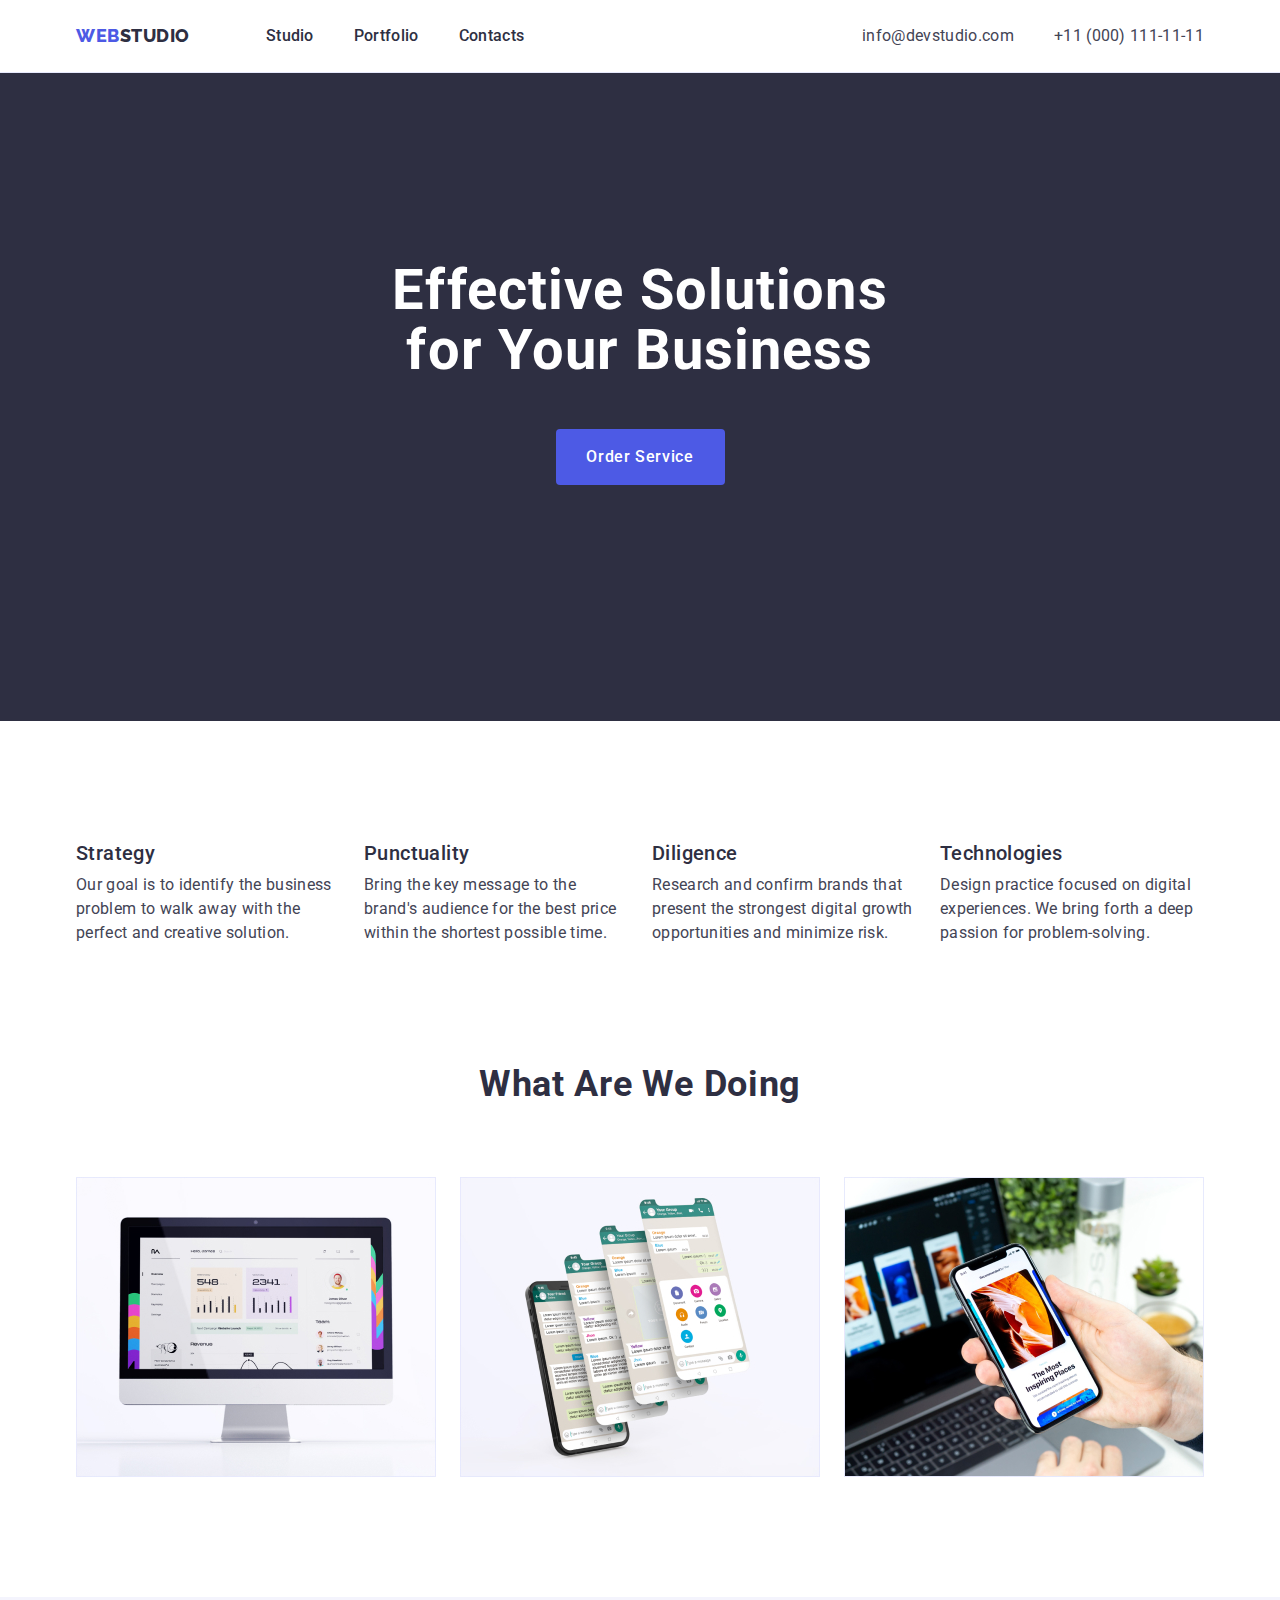
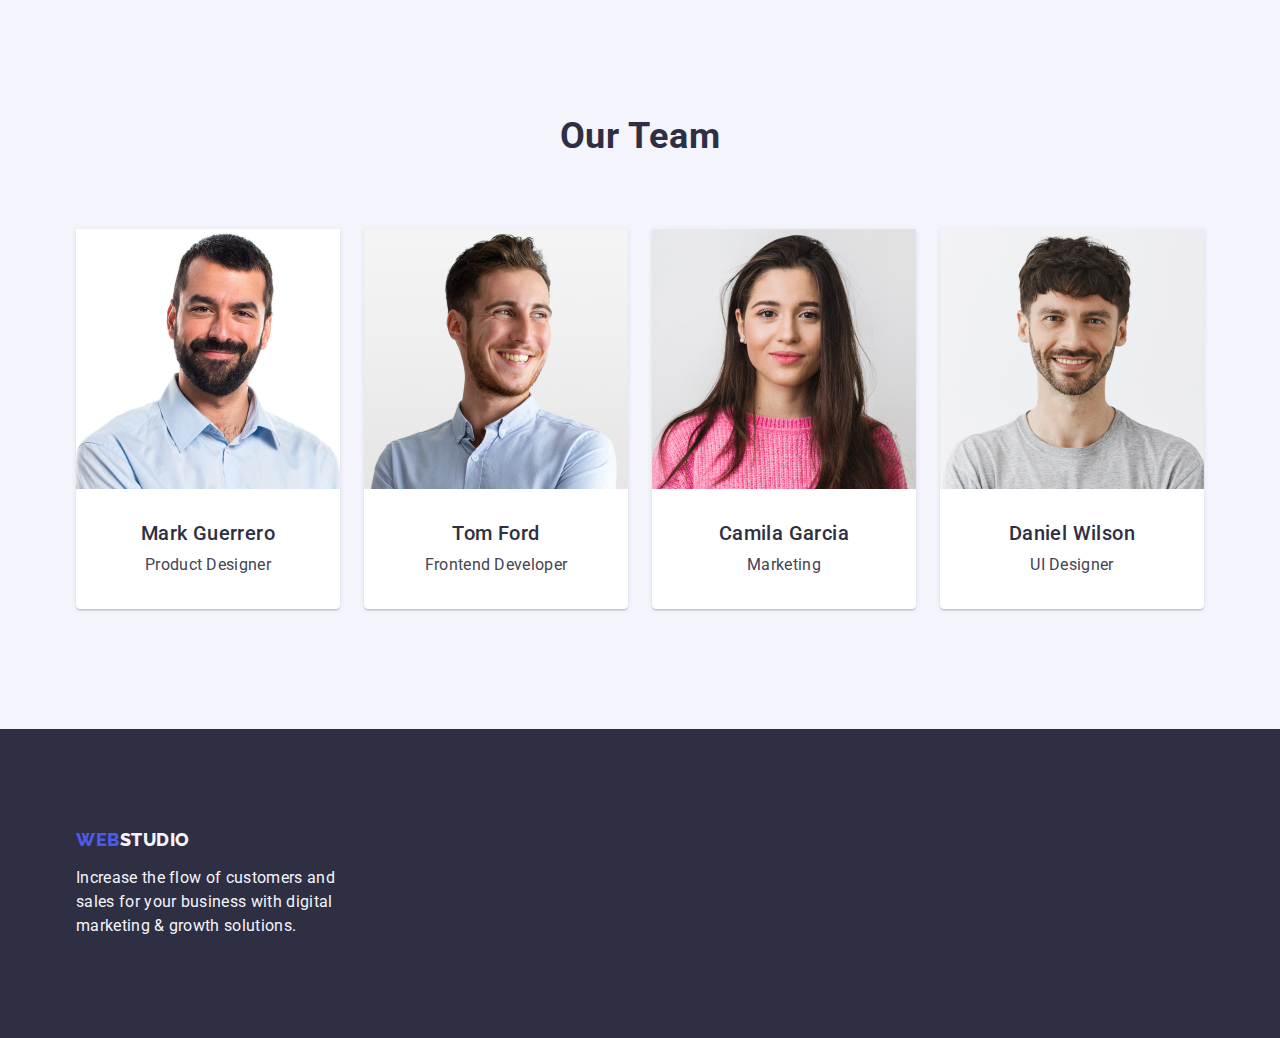
<file: index.html>
<!DOCTYPE html>
<html lang="en">
  <head>
    <meta charset="utf-8">
    <title>WEBSTUDIO 1</title>
    <link rel="preconnect" href="https://fonts.googleapis.com">
    <link rel="preconnect" href="https://fonts.gstatic.com" crossorigin>
    <link rel="stylesheet" href="https://fonts.googleapis.com/css2?family=Raleway:wght@800&family=Roboto:wght@400;500;700;900&display=swap">
    <link rel="stylesheet" href="https://cdnjs.cloudflare.com/ajax/libs/modern-normalize/2.0.0/modern-normalize.min.css" integrity="sha512-4xo8blKMVCiXpTaLzQSLSw3KFOVPWhm/TRtuPVc4WG6kUgjH6J03IBuG7JZPkcWMxJ5huwaBpOpnwYElP/m6wg==" crossorigin="anonymous" referrerpolicy="no-referrer" />
    <link rel="stylesheet" href="./css/styles.css">
  </head>

  <body>

    <header class="header">
      <div class="container header-container">
      <nav class="header-nav">
        <a href="./index.html" class="header-logo-inner link">Web<span class="header-logo">Studio</span></a>
           <ul class="list header-list ">
             <li class="header-list-item "><a href="./index.html" class="header-list-item-link link">Studio</a></li>
             <li class="header-list-item "><a href="./portfolio.html" class="header-list-item-link link">Portfolio</a></li>
             <li class="header-list-item "><a href="" class="header-list-item-link link">Contacts</a></li>
           </ul>
        </nav>
      
        <address class="header-address">
         <ul class="list header-address-list">
           <li class="header-address-list-item"><a href="mailto:info@devstudio.com" class="header-address-list-item-link link">info@devstudio.com</a></li>
           <li class="header-address-list-item"><a href="tel:+110001111111" class="header-address-list-item-link link">+11 (000) 111-11-11</a></li>
         </ul>
        </address>
       </div>
     </header>
  
 <main>

    <section class="intro">
      <div class="container">
   <h1 class="intro-title">Effective Solutions
     for Your Business</h1>
     <button class="intro-btn" type="button">Order Service</button>
    </div>
  </section>

  <section class="content">
    <div class="container">
    <h2 class="visually-hidden">Topical</h2>
    <ul class="list content-list">

      <li class="content-item">
        <h3 class="content-title">Strategy</h3>
         <p class="content-top-text">Our goal is to identify the business
          problem to walk away with the perfect and creative solution. </p>
      </li>

      <li class="content-item">
        <h3 class="content-title">Punctuality</h3>
         <p class="content-top-text">Bring the key message to the brand's audience for the best price within the shortest possible time.</p>
      </li>

      <li class="content-item">
        <h3 class="content-title">Diligence</h3>
         <p class="content-top-text">Research and confirm brands that present the strongest digital growth opportunities and minimize risk.</p>
      </li>

      <li class="content-item">
        <h3 class="content-title">Technologies</h3>
         <p class="content-top-text">Design practice focused on digital experiences. We bring forth a deep passion for problem-solving.</p>
      </li>

    </ul>
   </div>
  </section>

  <section class="about">
    <div class="container">
    <h2 class="about-title">What are we doing</h2>
      <ul class="list about-list">
        <li class="about-item"><img class="about-img" src="./images/main_1.jpg" alt="Statistics" width="360" ></li>
        <li class="about-item"><img class="about-img" src="./images/main_2.jpg" alt="Communication" width="360" ></li>
        <li class="about-item"><img class="about-img" src="./images/main_3.jpg" alt="Work Progress" width="360" ></li>
      </ul>
    </div>
  </section>

   <section class="staff">
    <div class="container">
    <h2 class="staff-title">Our Team</h2>
     <ul class="list staff-list">

      <li class="staff-item">
        <img class="staff-img" src="./images/stuff_1.jpg" alt="Product Designer" width="264">
        <div class="staff-container">
         <h3 class="staff-subject">Mark Guerrero</h3>
          <p class="staff-center-text">Product Designer</p>
          </div>
      </li>

      <li class="staff-item">
        <img class="staff-img" src="./images/stuff_2.jpg" alt="Frontend Developer" width="264">
        <div class="staff-container">
         <h3 class="staff-subject">Tom Ford</h3>
          <p class="staff-center-text">Frontend Developer</p>
        </div>
      </li>

      <li class="staff-item">
        <img class="staff-img" src="./images/stuff_3.jpg" alt="Marketing" width="264">
        <div class="staff-container">
         <h3 class="staff-subject">Camila Garcia</h3>
          <p class="staff-center-text">Marketing</p>
          </div>
      </li>

      <li class="staff-item">
        <img class="staff-img" src="./images/stuff_4.jpg" alt="UI Designer" width="264">
        <div class="staff-container">
         <h3 class="staff-subject">Daniel Wilson</h3>
          <p class="staff-center-text">UI Designer</p>
          </div>
        </li>
     </ul>
     </div>
  </section>
 </main>  
  <footer class="footer">
    <div class="container">
    <a href="./index.html" class="footer-logo-inner link">Web<span class="footer-logo">Studio</span></a>
     <p class="footer-text">Increase the flow of customers and sales for your business with digital marketing & growth solutions.</p>
    </div>
  </footer>

  </body>
</html>
</file>
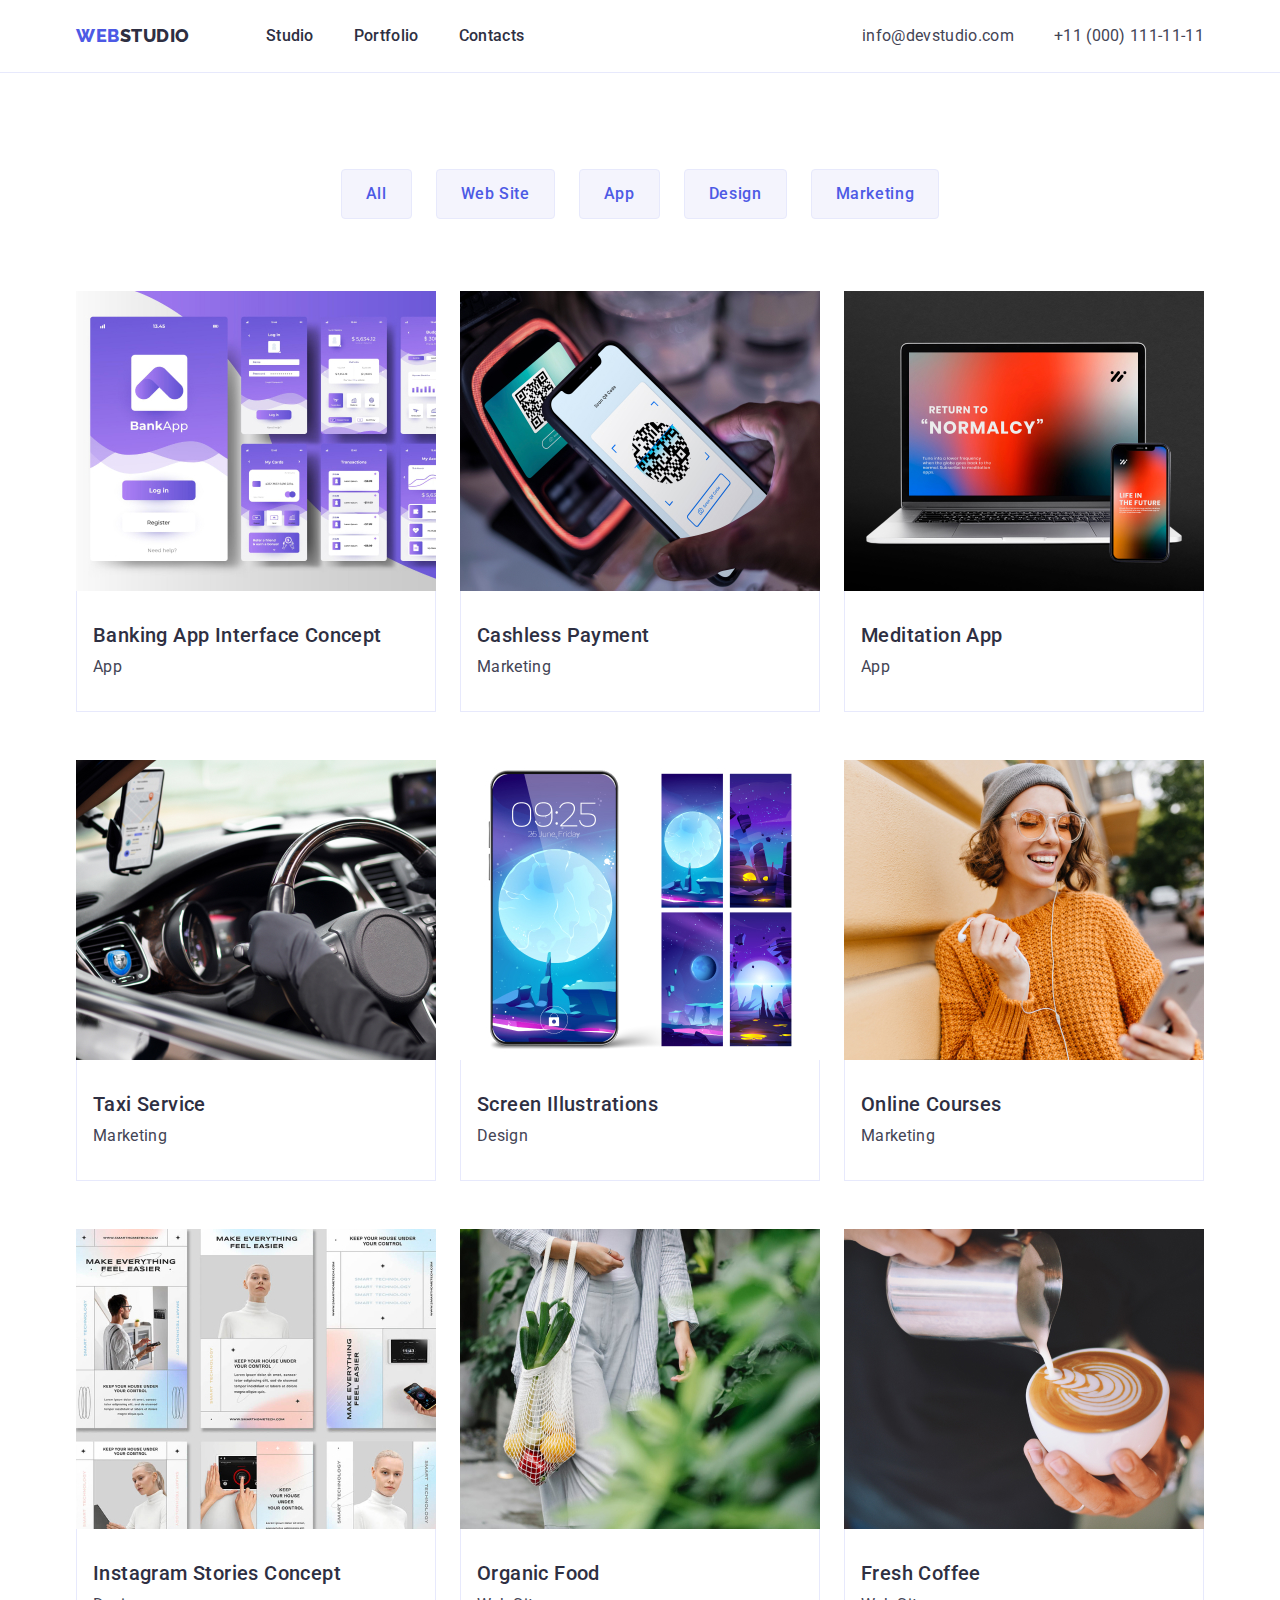
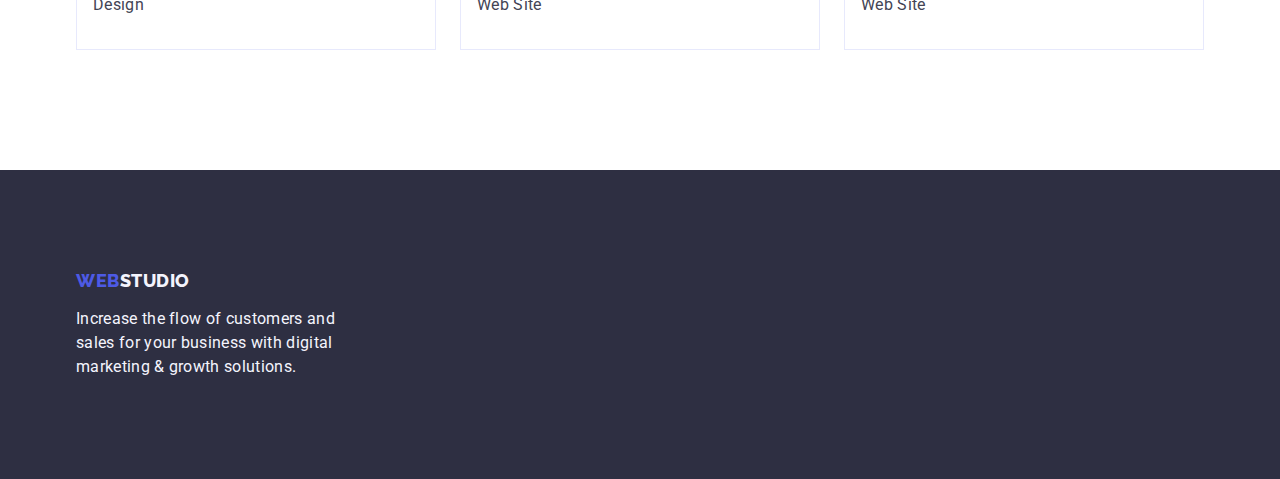
<file: portfolio.html>
<!DOCTYPE html>
<html lang="en">
  <head>
    <meta charset="utf-8">
    <title>WEBSTUDIO 2</title>
    <link rel="preconnect" href="https://fonts.googleapis.com">
    <link rel="preconnect" href="https://fonts.gstatic.com" crossorigin>
    <link rel="stylesheet" href="https://fonts.googleapis.com/css2?family=Raleway:wght@800&family=Roboto:wght@400;500;700;900&display=swap">
    <link rel="stylesheet" href="https://cdnjs.cloudflare.com/ajax/libs/modern-normalize/2.0.0/modern-normalize.min.css" integrity="sha512-4xo8blKMVCiXpTaLzQSLSw3KFOVPWhm/TRtuPVc4WG6kUgjH6J03IBuG7JZPkcWMxJ5huwaBpOpnwYElP/m6wg==" crossorigin="anonymous" referrerpolicy="no-referrer" />
    <link rel="stylesheet" href="./css/styles.css">
  </head>
  <body>

   <header class="header">
    <div class="container header-container">
        <nav class="header-nav">
          <a href="./index.html" class="header-logo-inner link">Web<span class="header-logo">Studio</span></a>
            <ul class="list header-list ">
              <li class="header-list-item "><a href="./index.html" class="header-list-item-link link">Studio</a></li>
              <li class="header-list-item "><a href="./portfolio.html" class="header-list-item-link link">Portfolio</a></li>
              <li class="header-list-item "><a href="" class="header-list-item-link link">Contacts</a></li>
            </ul>
        </nav>
      
        <address class="header-address">
          <ul class="list header-address-list">
            <li class="header-address-list-item"><a href="mailto:info@devstudio.com" class="header-address-list-item-link link">info@devstudio.com</a></li>
            <li class="header-address-list-item"><a href="tel:+110001111111" class="header-address-list-item-link link">+11 (000) 111-11-11</a></li>
          </ul>
         </address>

        </div>
     </header>
     <main>

     <section class="deep">
      <div class="container">
      <h1 class="visually-hidden">Tropicalito</h1>
        <ul class="list deep-list">
            <li class="deep-list-item"><button class="deep-btn" type="button">All</button></li>
            <li class="deep-list-item"><button class="deep-btn" type="button">Web Site</button></li>
            <li class="deep-list-item"><button class="deep-btn" type="button">App</button></li>
            <li class="deep-list-item"><button class="deep-btn" type="button">Design</button></li>
            <li class="deep-list-item"><button class="deep-btn" type="button">Marketing</button></li>
        </ul>

           <ul class="list deep-list-subject">
            <li class="deep-subject-item">
               <a href="" class="deep-subject-link link">  
                <img src="./images/second_main_1.jpg" alt="app" width="360">

                 <div class="deep-container">
                 <h2 class="deep-subject-title">Banking App Interface Concept</h2>
                 <p class="deep-subject-text">App</p>
                 </div>

                </a>
            </li>

             <li class="deep-subject-item">
                <a href="" class="deep-subject-link link">
                  <img src="./images/second_main_2.jpg" alt="marketing" width="360">

                  <div class="deep-container">
                 <h2 class="deep-subject-title">Cashless Payment</h2>
                  <p class="deep-subject-text">Marketing</p>
                 </div>

                </a>
              </li>

              <li class="deep-subject-item">
               <a href="" class="deep-subject-link link">
                <img src="./images/second_main_3.jpg" alt="app" width="360">

                <div class="deep-container">
                 <h2 class="deep-subject-title">Meditation App</h2>
                  <p class="deep-subject-text">App</p>
                </div>

                </a>
              </li>

              <li class="deep-subject-item">
               <a href="" class="deep-subject-link link">
                <img src="./images/second_main_4.jpg" alt="taxi" width="360">

                <div class="deep-container">
                 <h2 class="deep-subject-title">Taxi Service</h2>
                  <p class="deep-subject-text">Marketing</p>
                </div>

                </a>             
              </li>

              <li class="deep-subject-item">           
               <a href="" class="deep-subject-link link">
                <img src="./images/second_main_5.jpg" alt="design" width="360"> 

                <div class="deep-container">
                 <h2 class="deep-subject-title">Screen Illustrations</h2>
                  <p class="deep-subject-text">Design</p>
                </div>

                </a>            
              </li>

              <li class="deep-subject-item">              
               <a href="" class="deep-subject-link link">
                <img src="./images/second_main_6.jpg" alt="marketing" width="360">

                <div class="deep-container">
                 <h2 class="deep-subject-title">Online Courses</h2>
                  <p class="deep-subject-text">Marketing</p>
                </div>

                </a>           
              </li>

              <li class="deep-subject-item">               
              <a href="" class="deep-subject-link link">                      
                <img src="./images/second_main_7.jpg" alt="design" width="360">

                <div class="deep-container">
                 <h2 class="deep-subject-title">Instagram Stories Concept</h2>
                  <p class="deep-subject-text">Design</p>
                </div>

                </a>
              </li>

              <li class="deep-subject-item">
               <a href="" class="deep-subject-link link">  
                <img src="./images/second_main_8.jpg" alt="health food" width="360">

                <div class="deep-container">
                 <h2 class="deep-subject-title">Organic Food</h2>
                  <p class="deep-subject-text">Web Site</p>
                </div> 

                </a>
              </li>

              <li class="deep-subject-item">
                <a href="" class="deep-subject-link link">
                  <img src="./images/img.jpg" alt="fresh cofee" width="360">

                  <div class="deep-container">
                 <h2 class="deep-subject-title">Fresh Coffee</h2>
                  <p class="deep-subject-text">Web Site</p>
                 </div>

                </a>   
              </li>
          </ul>
        </div>
      </section>

     </main>

     <footer class="footer">
     <div class="container">
      <a href="./index.html" class="footer-logo-inner link">Web<span class="footer-logo">Studio</span></a>
       <p class="footer-text">Increase the flow of customers and sales for your business with digital marketing & growth solutions.</p>
      </div>
    </footer>
  
  </body>
</html>
</file>
<file: css/styles.css>
*{
  margin: 0;
  padding: 0;
  box-sizing: border-box;
}


body {   

color: #434455;
background-color: #FFFFFF;

font-family: 'Raleway', sans-serif;
font-family: 'Roboto', sans-serif;

   
} 

img {
    display: block;
   
}


:root {

 --brand-color: ;

}


h1,h2,h3,h4,h5,h6 {
    margin: 0;
}

/**------------- HEADER-----------*/




 
.header {

     border-bottom: 1px solid #e7e9fc
}

.header-nav {

    display: flex;
    align-items: center;
}

.header-logo-inner {

    font-family: "Raleway", sans-serif;
    font-weight: 800;
    font-size: 18px;
    line-height: 1.17;
    letter-spacing: 0.03em;
    text-transform: uppercase;

    color: #4d5ae5;
    margin-right: 76px;

}

.header-container {

   display: flex;

}

.container {

    width: 1158px;
    margin: 0 auto;
    padding: 0 15px;
}

.link {

    text-decoration: none;

}
   
.header-logo {

    color: #2e2f42;
   
}

.list {

    list-style: none;
    padding: 0;
    margin: 0;
   

}

.header-list {

    display: flex;
    gap: 40px;
     
}

.header-list-item {
    
}

.header-list-item-link {

    font-weight: 500;
    font-size: 16px;
    line-height: 1.5;
    letter-spacing: 0.02em;
    display: block;

    text-decoration:none;
    color: #2e2f42; 
    padding: 24px 0; 

}

.link {

    text-decoration:none;
}

.header-list-item-link:hover {

    color: #404bbf;
}

.header-list-item-link:focus {
    
    color: #404bbf;
}

.header-address {
   
    font-style: normal;
    margin-left: auto;
   
}
.header-address-list {

    display: flex;
    gap: 40px
   
}
.header-address-list-item {

    padding-top: 24px;
    padding-bottom: 24px;
   

}

.header-address-list-item-link {

    font-size: 16px;
    line-height: 1.5;
    letter-spacing: 0.02em;
 

    color:#434455;
    
}

.link {

}

.list {

}

.header-address-list-item-link:hover {

    color: #404bbf
}

.header-address-list-item-link:focus {

    color: #404bbf
}




/**------------- INTRO-----------*/




.intro {

    background-color: #2e2f42;
    padding: 188px 0;
}

.container {

}

.intro-title {

    font-size: 56px;
    line-height: 1.07;
    text-align: center;
    letter-spacing: 0.02em;

    color: #ffffff;

    max-width: 496px;
    margin: 0 auto 48px;

}

.intro-btn {

    font-family: "Roboto", sans-serif;
    font-weight: 500;
    font-size: 16px;
    line-height: 1.5;
    letter-spacing: 0.04em ;
    color: #ffffff;

    margin-bottom: 48px;
    margin-left: auto;
    margin-right: auto;
    

    display: block;
    min-width: 169px;
    height: 56px;
    border: none;

    background-color: #4D5AE5;

    border-radius: 4px;
    cursor: pointer;
}

.intro-btn:hover {

    background-color: #404BBF
}

.intro-btn:focus {

    background-color: #404BBF
}

.intro-container{

}






/**------------- CONTENT-----------*/



.content {

    padding: 120px 0;
    
}

.container {

}

.list {

}



.visually-hidden {

 position: absolute;
  width: 1px;
  height: 1px;
  margin: -1px;
  border: 0;
  padding: 0;
  white-space: nowrap;
  clip-path: inset(100%);
  clip: rect(0 0 0 0);
  overflow: hidden;

}

.content-list {

    display: flex;
    gap: 24px;
    

}

.content-item {
  
    width: calc((100% - 72px) / 4);

}

.content-title {

    font-weight: 500;
    font-size: 20px;
    line-height: 1.2;
    letter-spacing: 0.02em;

    color: #2e2f42;

    margin-bottom: 8px;

}

.content-top-text {

    font-family: 'Roboto';
    font-style: normal;
    font-weight: 400;
    font-size: 16px;
    line-height: 24px;
    letter-spacing: 0.02em;
    width: 267px;
    height: 72px;

    color: #434455;

}




/**------------- ABOUT-----------*/




.about {

   padding-bottom: 120px;
}

.container {

}



.about-title {

    font-size: 36px;
    line-height: 1.11;
    text-align: center;
    letter-spacing: 0.02em;
    text-transform: capitalize;
    color:  #2e2f42;

    margin-bottom: 72px;
}

.list {

}

.about-list {

    display: flex;
    gap: 24px;

}

.about-item {

    flex-basis: calc((100% - 48px) / 3);
}

.about-img {
   
}





/**------------- STAFF-----------*/




.staff {

    background-color: #F4F4FD;
    padding: 120px 0;
}

.container {

}

.list {

}


.staff-title {

    font-size: 36px;
    line-height: 1.11;
    text-align: center;
    letter-spacing: 0.02em;
    text-transform: capitalize;
    color: #2e2f42;

    margin-bottom: 72px; 
}


.staff-list {

    display: flex;
    gap: 24px;
    
   
}

.staff-item {

    background-color: #FFFFFF;
    flex-basis: calc((100% - 3 * 24px) / 4);
    display: flex;
    flex-direction: column;
    justify-content: center;
    align-items: center;

    box-shadow: 0px 1px 6px rgba(46, 47, 66, 0.08), 0px 1px 1px rgba(46, 47, 66, 0.16), 0px 2px 1px rgba(46, 47, 66, 0.08);
    border-radius: 0px 0px 4px 4px;

}

.staff-img {

    width: 264px;
    height: 260px;

}

.staff-subject {

    font-family: 'Roboto';
    font-style: normal;
    font-weight: 500;
    font-size: 20px;
    line-height: 24px;

    text-align: center;
    letter-spacing: 0.02em;
    margin-bottom: 8px;
    color: #2E2F42;

}

.staff-center-text {

 
    font-family: 'Roboto';
    font-style: normal;
    font-weight: 400;
    font-size: 16px;
    line-height: 24px;
    
    margin-top:8px ;
    text-align: center;
    letter-spacing: 0.02em;

    color: #434455;





}

.staff-container {

    
    padding: 32px 16px;
   

}





/**------------- FOOTER-----------*/




.footer {

    background-color:  #2e2f42;
    padding: 100px 0;

}

.container {

}



.footer-logo-inner {

    font-family: "Raleway", sans-serif;
    font-weight: 800 ;
    font-size: 18px;
    line-height: 1.17;
    letter-spacing: 0.03em;
    text-transform: uppercase;
    color: #4d5ae5;

    display: inline-block;
    margin-bottom: 16px;

}

.link {

}

.footer-logo {

    color: #f4f4fd;

}

.footer-text {

    font-family: 'Roboto';
    font-style: normal;
    font-weight: 400;
    font-size: 16px;
    line-height: 24px;
    letter-spacing: 0.02em;

    width: 264px;
    height: 72px;

    color:#F4F4FD;

}






/**------------- DEEP.PORTFOLIO-----------*/




.list {

    list-style: none

}

.deep {

    padding-top: 96px; 
    padding-bottom: 120px;

}

.deep-list {

    display: flex;
    justify-content: center;
    gap: 24px;
    margin-bottom: 72px;

}

.deep-list-item {

}

.deep-btn {

    font-family: "Roboto", sans-serif;
    font-weight: 500;
    font-size: 16px;
    line-height: 1.5;
    letter-spacing: 0.04em;
    cursor: pointer;

    color: #4d5ae5;
    background-color: #F4F4FD;

    padding: 12px 24px;
    border: 1px solid #e7e9fc; 
    border-radius: 4px;;
  
}

.deep-btn:hover {

    color: #FFFFFF;
    background-color: #404BBF;
    border: 1px solid transparent;

}

.deep-btn:focus {

color: #FFFFFF;
background-color: #404BBF;
border: 1px solid transparent;

}




/**------------- DEEP.SUBJECT-----------*/




.visually-hidden{

    position: absolute;
    width: 1px;
    height: 1px;
    margin: -1px;
    border: 0;
    padding: 0;
    white-space: nowrap;
    clip-path: inset(100%);
    clip: rect(0 0 0 0);
    overflow: hidden;
}

.list {

    list-style: none
}

.deep-list-subject{

    display: flex;
    flex-wrap: wrap;
    column-gap: 24px;
     row-gap: 48px;
     
      
}

.deep-subject-item {
    
    width: calc((100% - 48px) / 3);

}

.link {

    text-decoration: none
}

.deep-subject-title {

    font-weight: 500;
    font-size: 20px;
    line-height: 1.2;
    letter-spacing: 0.02em;
    margin-bottom: 8px;
    color: #2e2f42;

}

.deep-subject-text {

    font-size: 16px;
    line-height: 1.5;
    letter-spacing: 0.02em;
    color: #434455;

}

.deep-subject-link {

}

.deep-container {

    padding: 32px 16px;
    border: 1px solid #e7e9fc;
    border-top: none;

}
</file>
